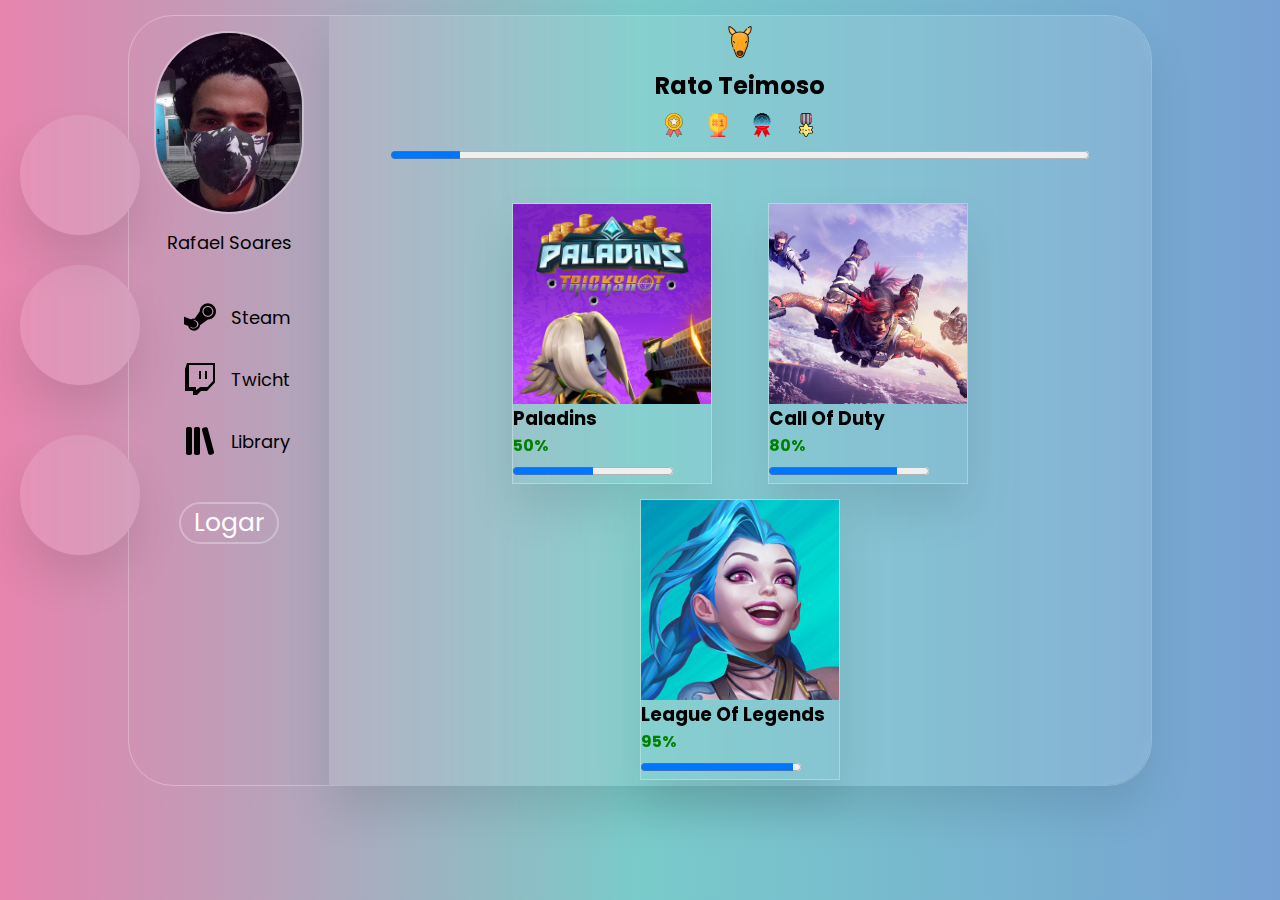
<file: index.html>
<!DOCTYPE html>
<html>
<head>
	<meta charset="utf-8">
	<meta http-equiv="X-UA-Compatible" content="IE=edge">
	<meta name="viewport" content="width=device-width, initial-scale=1.0">
	<link rel="stylesheet" type="text/css" href="style.css">
	<link rel="stylesheet" type="text/css" href="medias.css">
	<title>Game Plus</title>


</head>

<body>
	<main>
		<span class="quadrado1"></span>
		<span class="quadrado2"></span>
		<span class="quadrado3"></span>

			
		</div>
		<div class="container">
			<div class="left-bar">

				<div class="entradaElements"><img class="avatar" src="images/avatar.jpeg">
				</div>
				<p style="font-size: 18px; " class="entradaElements">Rafael Soares</p>
	
				<div class="redes">
					<div class="entradaElements"><img class="icons" src="images/steam.png"> <a href="">Steam</a></div>
					<div class="entradaElements"><img class="icons" src="images/twitch.png"> <a href="">Twicht</a></div>
					<div class="entradaElements"><img class="icons" src="images/library.png"> <a href="">Library</a></div>
				</div>
				<a class="btn-jogar entradabtn" href="">Logar</a>
			</div>


			<div class=" rigth-bar glass">

				<div class="area-info">
					<img src="images/mouse-deer.png">
					<h2>Rato Teimoso</h2>


							<div class="conquistas">
								<img src="images/conquistas.png">
								<img src="images/medalha3.png">
								<img src="images/medalha2.png">
								<img src="images/medalha-estrela.png">
							</div>
					<progress value="1" max="10">
					
				</div>

				<div class="cardsJogos">


					<div class="card-1 card">
						<div class="bkg">
						</div>
						
						<h3>Paladins</h3>
						<h4>50%</h4>
						<progress value="0.5" max="1">
					</div>

					<div class="card-2 card">
						<div class="bkg1">
							
						</div>
						
						<h3>Call Of Duty</h3>
							
							<h4>80%</h4>
							<progress value="0.8" max="1">
					</div>
					<div class="card-3 card ">
						<div class="bkg2">
							
						</div>
						
						<h3 style=" display:inline;">League Of Legends</h3>
							
							<h4>95%</h4>

							<progress value="0.95" max="1">
							<a href="">Jogar</a>
					</div>
				</div>

				

				

			</div>
		</div>
	</main>

</body>
</html>
</file>
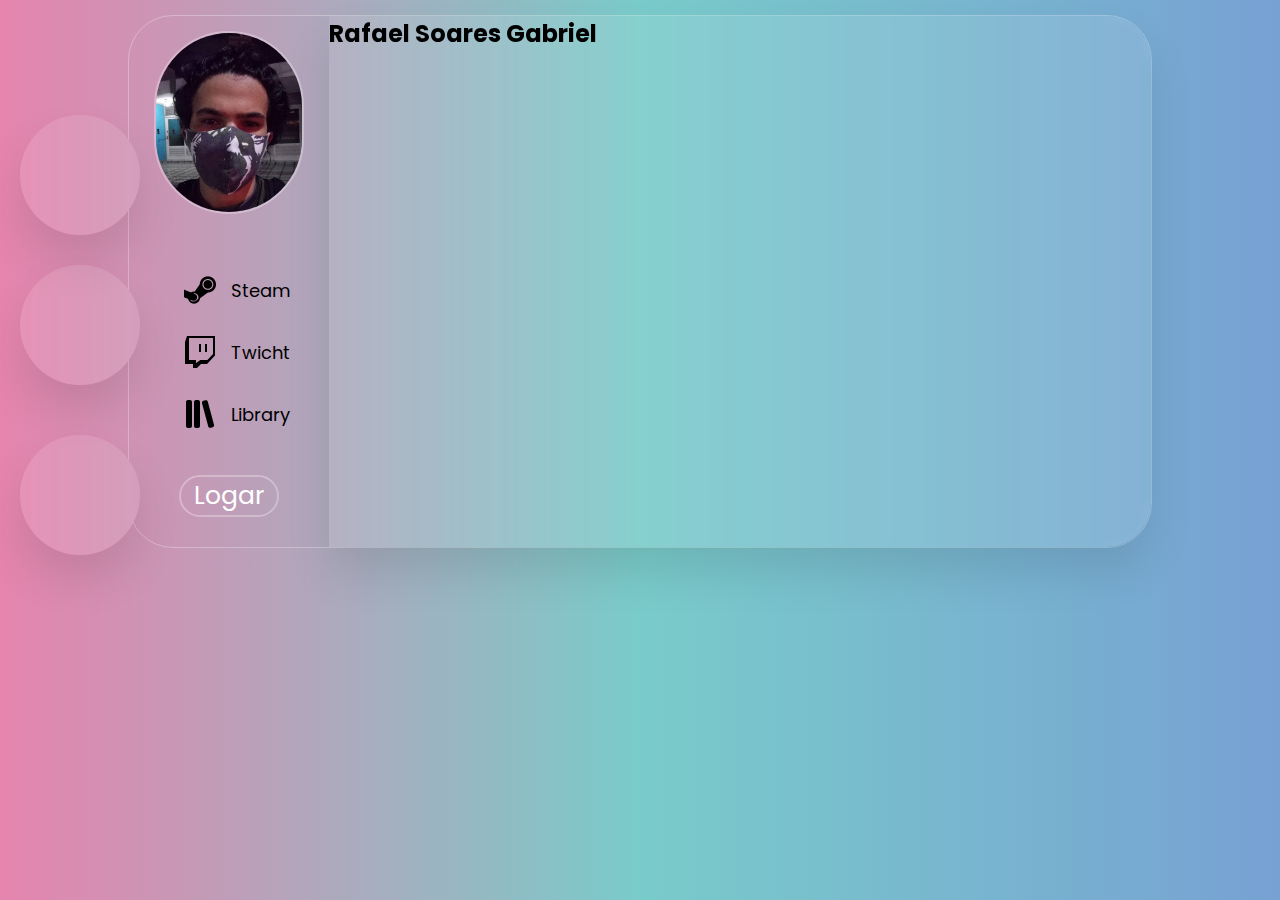
<file: steam.html>
<!DOCTYPE html>
<html>
<head>
	<meta charset="utf-8">
	<meta http-equiv="X-UA-Compatible" content="IE=edge">
	<meta name="viewport" content="width=device-width, initial-scale=1.0">
	<link rel="stylesheet" type="text/css" href="style.css">
	<link rel="stylesheet" type="text/css" href="medias.css">
	<title>Game Plus</title>


</head>

<body>
	<main>
		<span class="quadrado1"></span>
		<span class="quadrado2"></span>
		<span class="quadrado3"></span>

			
		</div>
		<div class="container">
			<div class="left-bar">
				<div class="entradaElements"><img class="avatar" src="images/avatar.jpeg"></div>
	
				<div class="redes">
					<div class="entradaElements"><img class="icons" src="images/steam.png"> <a href="">Steam</a></div>
					<div class="entradaElements"><img class="icons" src="images/twitch.png"> <a href="">Twicht</a></div>
					<div class="entradaElements"><img class="icons" src="images/library.png"> <a href="">Library</a></div>
				</div>
				<a class="btn-jogar entradaElements" href="">Logar</a>
			</div>


			<div class=" rigth-bar glass">
				<h2>Rafael Soares Gabriel</h2>
			</div>
		</div>
	</main>

</body>
</html>
</file>
<file: style.css>
@import url('https://fonts.googleapis.com/css2?family=Poppins&display=swap');

		*{
			margin: 0;
			padding: 0;
			box-sizing: border-box;
			font-family: 'Poppins', sans-serif;
		}

		body{
			width: 100%;
			margin-top: 15px;
			margin-bottom: 15px;
			background-image: linear-gradient(to left,#77a1d3, #79cbca, #e684ae);
		}

		main{

			position: relative;	
			width: 100%;
			display: flex;
			justify-content:center;
			align-items: center;
			
		}

		.container{
			width: 80vw;
			
			border: 1px solid rgba(255, 255, 255, 0.3);
			border-radius: 45px;
			display: flex;
		}

		.left-bar{
			width: 200px;
			
			border-radius: 45px;
			

			display: flex;
			flex-direction: column;
			align-items: center;
		}
		.left-bar .icons{
			width: 32px;
			margin: 15px;
		}

		.redes{
			margin-top: 30px;
			display: flex;
			flex-direction: column;
		}
		.avatar{
			margin: 15px;
			border: 2px solid rgba(255, 255, 255, 0.3);
			border-radius: 180px;
			width: 150px


		}
		.left-bar div{
			display: flex;
			align-items: center;
		}

		.left-bar div a{
			text-decoration: none;
			font-size: 18px;
			color: black;
		}

		.left-bar div a:hover{
			color: white;
			font-weight: 900;
		}

		.btn-jogar{
			margin:30px;
			border-radius: 90px;
			text-decoration: none;
			color: white;
			font-size: 25px;
			border: 2px solid rgba(255, 255, 255, 0.3);
			width: 100px;
			text-align: center;
		}
		.btn-jogar:hover{
			background: rgba(255, 255, 255, 0.1);
			backdrop-filter: blur(5px);
			box-shadow: 0 25px 45px rgba(0, 0, 0, 0.1);
			animation: btn 0.5s ease-in-out alternate infinite;
		}
		

		.rigth-bar{
			flex: 1;
			border-radius: 0 45px 45px 0;
			
			background: rgba(255, 255, 255, 0.1);
			backdrop-filter: blur(5px);
			box-shadow: 0 25px 45px rgba(0, 0, 0, 0.1);
		}

		.area-info{
			display: flex;
			flex-direction: column;
			align-items: center;
		}

		.quadrado1{
			position: absolute;
			top: 100px;
			left: 20px;
			width: 120px;
			height: 120px;
			background: rgba(255, 255, 255, 0.1);
			backdrop-filter: blur(5px);
			box-shadow: 0 25px 45px rgba(0, 0, 0, 0.1);
			border-radius: 90px;
			animation: circulo 8s ease-in-out 4s alternate infinite;

		}


		.quadrado2{
			position: absolute;
			top: 250px;
			left: 20px;
			width: 120px;
			height: 120px;
			background: rgba(255, 255, 255, 0.1);
			backdrop-filter: blur(5px);
			box-shadow: 0 25px 45px rgba(0, 0, 0, 0.1);
			border-radius: 90px;
			animation: circulo 8s ease-in-out 3s alternate infinite;
		}

		.quadrado3{
			position: absolute;
			top: 420px;
			left: 20px;
			width: 120px;
			height: 120px;
			background: rgba(255, 255, 255, 0.1);
			backdrop-filter: blur(5px);
			box-shadow: 0 25px 45px rgba(0, 0, 0, 0.1);
			border-radius: 90px;
			animation: circulo 8s ease-in-out 2s alternate infinite;
		}

		@keyframes circulo{
			to{
				transform: translateX(calc(100vw - 150px));
			}
		}

		@keyframes btn{
			from{

			}

			to{
				transform: scale(1.1);
				opacity: 0.5;
			}
		}

		@keyframes entradaElementos{
			from{
				opacity: 0;
				transform: translateY(50px);
			}

			to{
				opacity: 1;
				transform: none;
			}
		}

		.entradaElements{

			animation: entradaElementos 1s ease-in  forwards ;
		}

		.entradabtn{
			animation: entradaElementos 1s ease-in 0.2s  forwards ;
		}


	.row1{
		width: 100%;
		
		display: flex;

	}
	
	.area-info img{
		padding: 10px;
		
	}
	.infos-jogador{
		margin: 15px;
		border: 2px solid red;

	}

	.area-info progress{
		width:85%;
		margin-bottom: 20px;
	}

	.conquistas{	
		display: flex;
		justify-content: space-between;
	}

	.cardsJogos{
		display: flex;
		justify-content: space-evenly;
		flex-wrap: wrap;

		margin: 0 auto;
		width: 70%;
		padding: 5px;
		/*border: 1px solid red;*/
	}

	.card {

		border: 1px solid black;
		box-shadow: 0 25px 45px rgba(0, 0, 0, 0.1);
		border: 1px solid rgba(255, 255, 255, 0.3);
		cursor: pointer;
		margin-top: 15px;
		width: 200px;

	}

	.card:hover{
		transform: translateY(10px);
		transform: scale(1.2);
		animation: opacidade 1s linear forwards ;
	}

	.bkg{
		width: 100%;
		height:200px;
		background-image: url('images/cardJogoPaladins.jpg');
		background-repeat: no-repeat;
		background-size: cover;
	}


	.bkg1{
		width: 100%;
		height:200px;
		background-image: url('images/callOfDuty.jpg');
		background-repeat: no-repeat;
		background-size: cover;
	}

    .bkg2{
		width: 100%;
		height:200px;
		background-image: url('images/lol.png');
		background-repeat: no-repeat;
		background-size: cover;
	}

	h4{
		color: green;
	}






@keyframes opacidade{
	to{
		opacity: 0.7;
	}
}
</file>
<file: medias.css>
@media (min-width: 320px ) and (max-width:494px ) {
	
		.quadrado1,.quadrado2,.quadrado3{
				display: none;
			}

		.container{
			width: 90vw;
			height: 95vh;
			border: 1px solid rgba(255, 255, 255, 0.3);
			border-radius: 45px;
			margin: 0;
		}


		.rigth-bar{
			display: none;
		}

		.left-bar{
			width: 100%;
			height: 100%;
			display: flex;
			
			
		}

		
		.avatar{
			width: 175px;

		}

		.btn-jogar{
			margin:15px;
			border-radius: 90px;
			width: 200px;
			
		}		
	}




@media (min-width: 495px ) and (max-width:599px ) {
			.quadrado1,.quadrado2,.quadrado3{
				display: none;
			}

			.container{
			width: 90vw;
			height: 95vh;
			border: 1px solid rgba(255, 255, 255, 0.3);
			border-radius: 45px;
			margin: 0;
		}


		
		.rigth-bar{
			display: none;
		}


		

		}



@media (min-width: 600px ) and (max-width:850px ) {
		.card{
			width: 250px;
		}

	}




@media (min-width: 851px ) and (max-width:1024px ) {
		.card{
			width: 250px;
		}
		}




@media (min-width: 1025px ) and (max-width:1280px ) {
			
			.container{
			width: 80vw;
			
			border: 1px solid rgba(255, 255, 255, 0.3);
			border-radius: 45px;
			margin: 0;
		}




@media (min-width: 1281px ){  
		
		
		}
</file>
